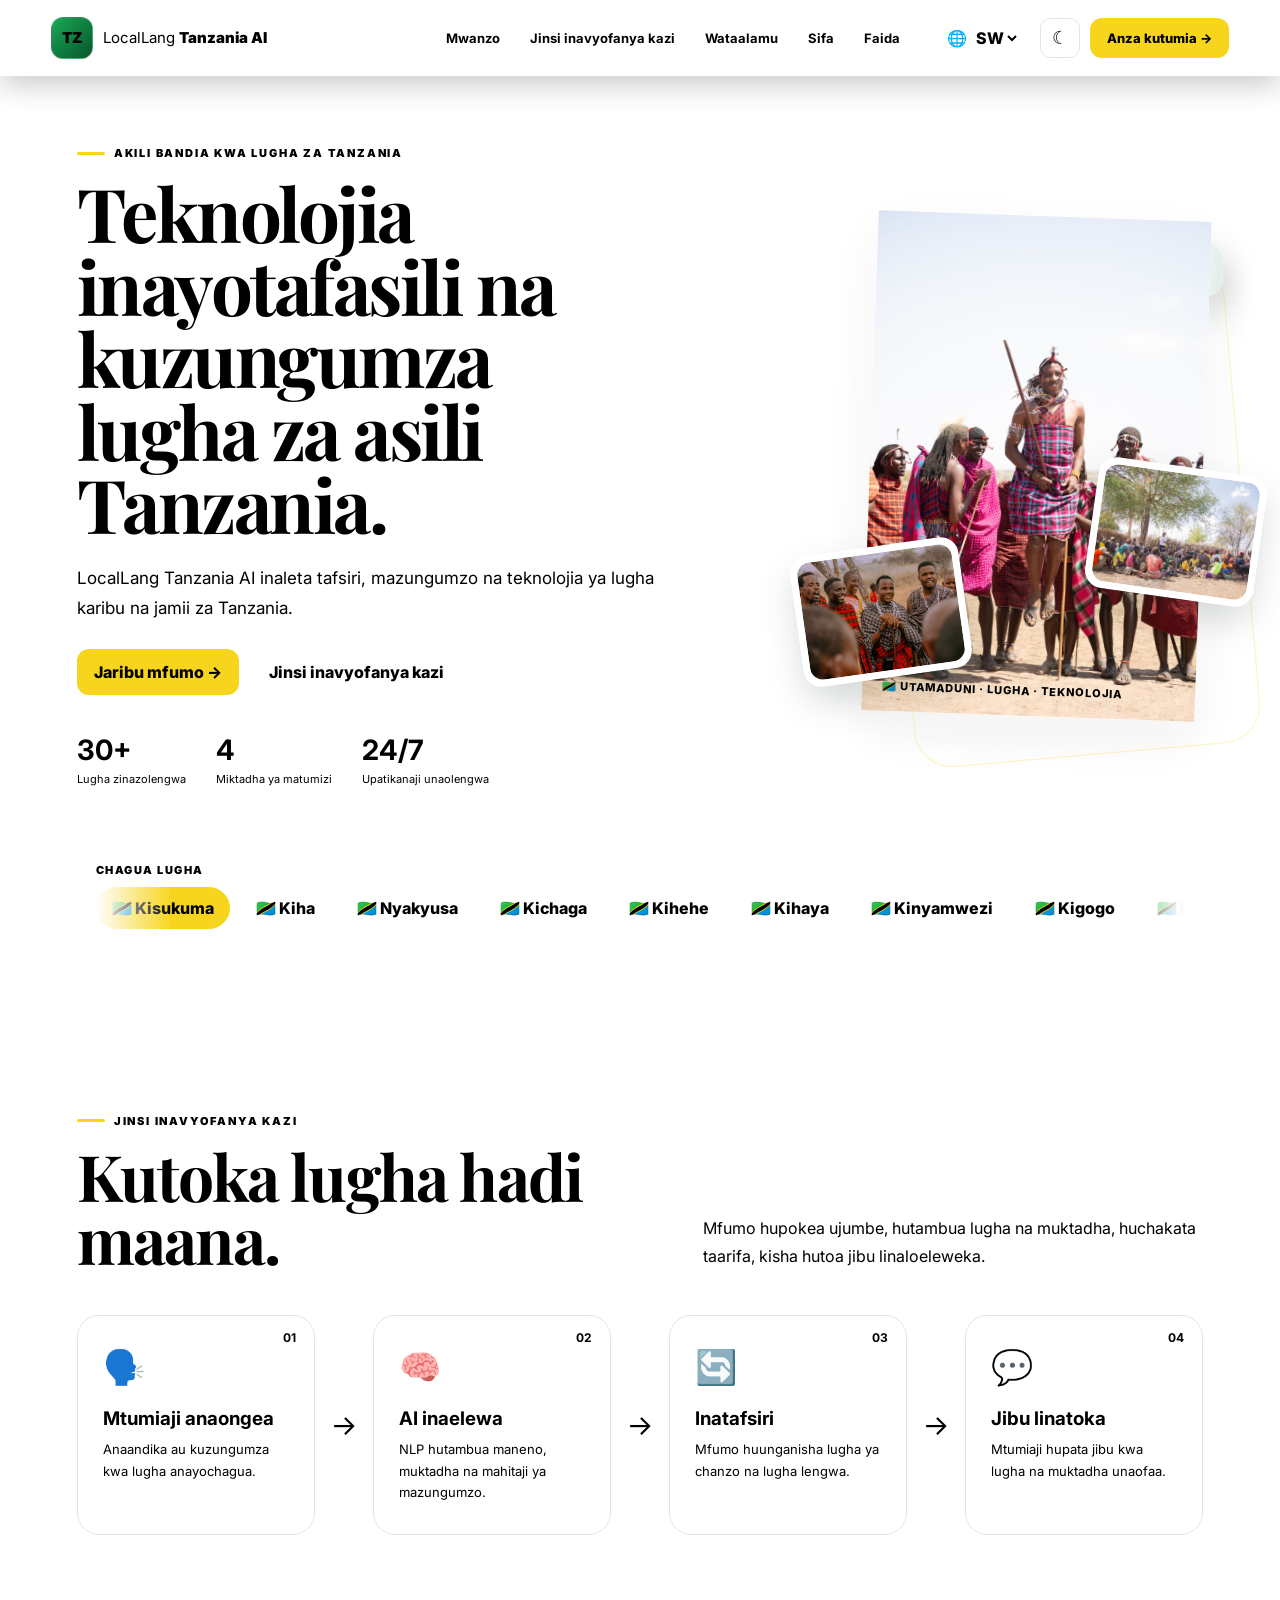
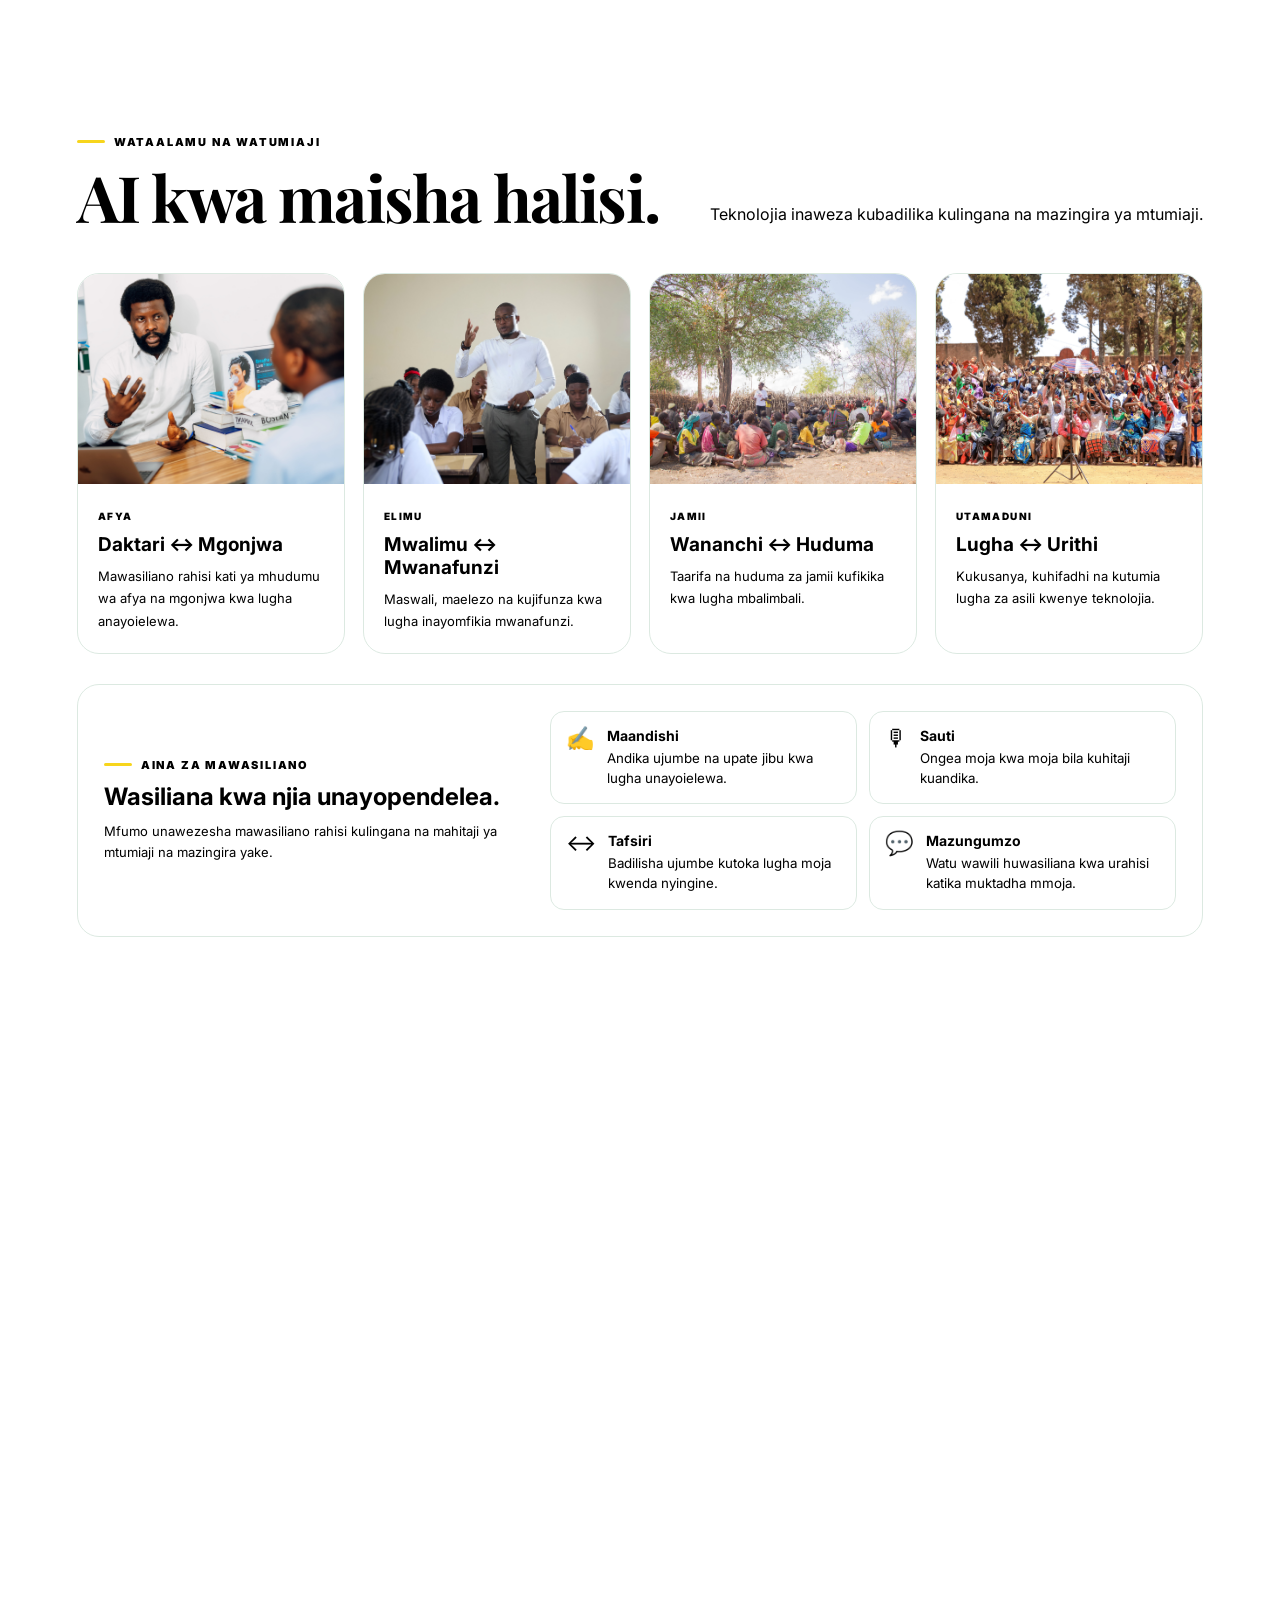
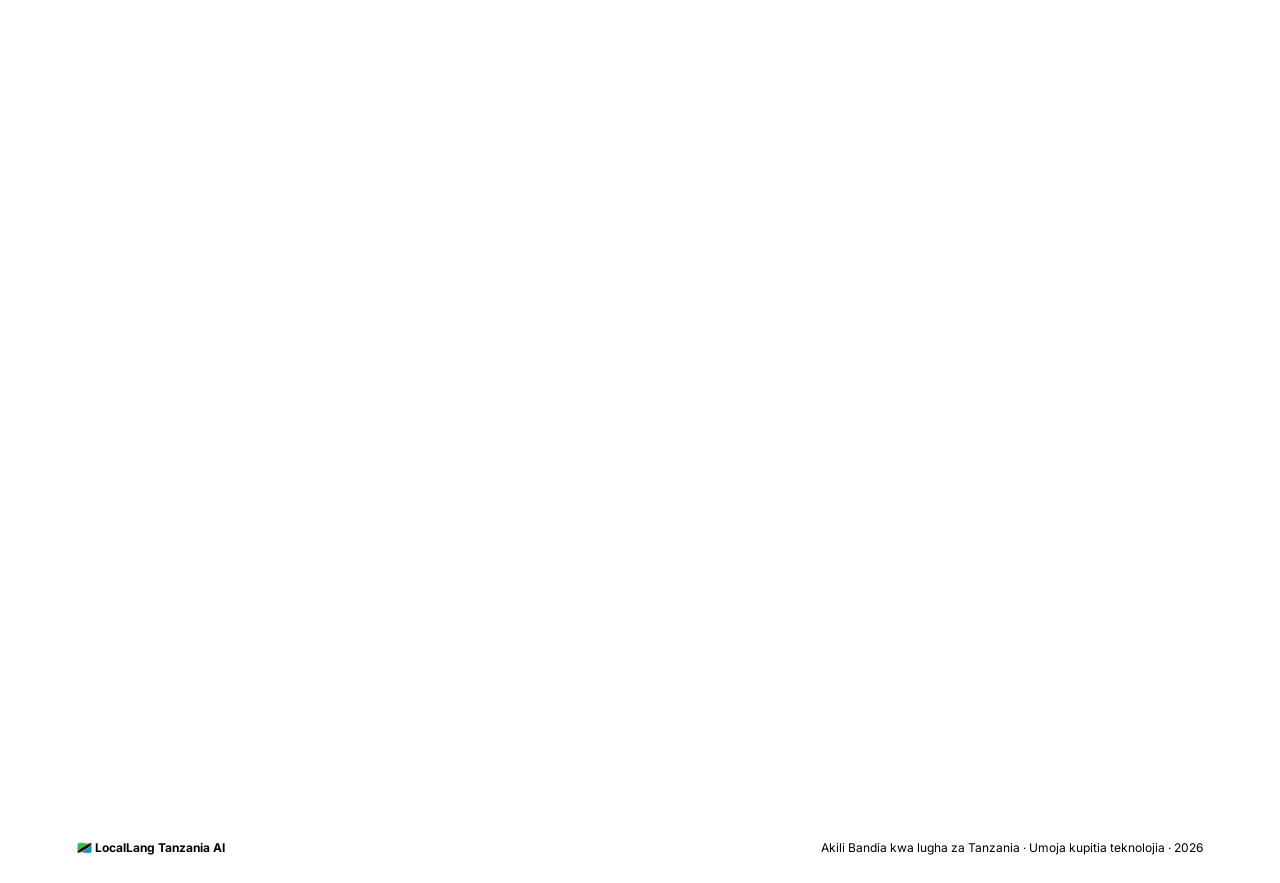
<file: index.html>
<!DOCTYPE html>
<html lang="sw">

<head>
    <meta charset="UTF-8">
    <meta name="viewport" content="width=device-width,initial-scale=1.0">
    <meta name="theme-color" content="#07552b">
    <title>LocalLang Tanzania AI</title>
    <link rel="preconnect" href="https://fonts.googleapis.com">
    <link rel="preconnect" href="https://fonts.gstatic.com" crossorigin>
    <link href="https://fonts.googleapis.com/css2?family=Inter:wght@400;500;600;700;800;900&family=Playfair+Display:wght@700;800&display=swap" rel="stylesheet">
    <link rel="stylesheet" href="style.css">
</head>

<body>
    <header class="navbar">
        <a class="brand" href="#home"><span class="brand-mark">TZ</span><span>LocalLang <b>Tanzania AI</b></span></a>
        <nav id="siteNav">
            <a href="#home" data-i18n="navHome">Mwanzo</a>
            <a href="#how" data-i18n="navHow">Jinsi inavyofanya kazi</a>
            <a href="#users" data-i18n="navUsers">Wataalamu</a>
            <a href="#features" data-i18n="navFeatures">Features</a>
            <a href="#purpose" data-i18n="navPurpose">Faida</a>
        </nav>
        <div class="nav-tools">
            <label class="language-switcher" title="Page language">
        <span>🌐</span>
        <select id="uiLanguage" aria-label="Choose website language">
          <option value="sw">SW</option>
          <option value="en">EN</option>
        </select>
      </label>
            <button id="themeToggle" class="theme-toggle" type="button" aria-label="Enable dark mode" aria-pressed="false">☾</button>
            <a class="start" href="#features" data-i18n="start">Anza kutumia →</a>
            <button id="mobileMenu" class="menu" aria-label="Menu">☰</button>
        </div>
    </header>

    <main id="home">
        <!-- MAIN TITLE / HERO -->
        <section class="hero section-bg flag-title reveal">
            <div class="hero-overlay"></div>
            <div class="hero-copy">
                <div class="eyebrow"><i></i><span data-i18n="eyebrow">AKILI BANDIA KWA LUGHA ZA TANZANIA</span></div>
                <h1 id="mainHeading">Teknolojia inayotafasili na kuzungumza <span>lugha za asili Tanzania.</span></h1>
                <p id="heroDescription" data-i18n="heroDescription">LocalLang Tanzania AI inaleta tafsiri, mazungumzo na teknolojia ya lugha karibu na jamii za Tanzania.</p>
                <div class="hero-actions">
                    <a class="btn primary" href="#features" data-i18n="try">Jaribu mfumo →</a>
                    <a class="btn ghost" href="#how" data-i18n="learn">Jinsi inavyofanya kazi</a>
                </div>
                <div class="stats">
                    <div><b>30+</b><small data-i18n="statLanguages">Lugha zinazolengwa</small></div>
                    <div><b>4</b><small data-i18n="statContexts">Miktadha ya matumizi</small></div>
                    <div><b>24/7</b><small data-i18n="statAccess">Upatikanaji unaolengwa</small></div>
                </div>
            </div>

            <div class="hero-side">
                <div class="hero-photo-card">
                    <img src="image/maasai.jpg" alt="Mandhari ya jamii za tanzania">
                    <div class="photo-caption">🇹🇿 <span data-i18n="heritage">UTAMADUNI · LUGHA · TEKNOLOJIA</span></div>
                </div>
                <div class="floating-photo floating-photo-general">
                    <img src="image/general.jpg" alt="Biashara na huduma za jamii">
                </div>
                <div class="floating-photo floating-photo-social">
                    <img src="image/social.jpg" alt="Mawasiliano ya jamii">
                </div>
                <div class="hero-badge">AI <span>+</span> 🇹🇿</div>
            </div>

            <!-- Slow language slider: 60 seconds -->
            <div class="language-ribbon" aria-label="Tanzania languages">
                <div class="ribbon-title" data-i18n="chooseLanguage">Chagua lugha</div>
                <div class="tribe-window">
                    <div class="tribe-track" id="tribeTrack"></div>
                </div>
            </div>
        </section>

        <!-- HOW IT WORKS MUST FOLLOW THE MAIN TITLE -->
        <section class="section-bg workflow reveal" id="how">
            <div class="section-overlay"></div>
            <div class="section-inner">
                <div class="section-head">
                    <div>
                        <div class="eyebrow"><i></i><span data-i18n="howEyebrow">JINSI INAVYOFANYA KAZI</span></div>
                        <h2 data-i18n="howTitle">Kutoka <span>lugha</span> hadi maana.</h2>
                    </div>
                    <p data-i18n="howIntro">Mfumo hupokea ujumbe, hutambua lugha na muktadha, huchakata taarifa, kisha hutoa jibu linaloeleweka.</p>
                </div>
                <div class="flow">
                    <article class="flow-step"><b>01</b>
                        <div class="flow-icon">🗣️</div>
                        <h3 data-i18n="step1Title">Mtumiaji anaongea</h3>
                        <p data-i18n="step1Text">Anaandika au kuzungumza kwa lugha anayochagua.</p>
                    </article>
                    <div class="arrow">→</div>
                    <article class="flow-step"><b>02</b>
                        <div class="flow-icon">🧠</div>
                        <h3 data-i18n="step2Title">AI inaelewa</h3>
                        <p data-i18n="step2Text">NLP hutambua maneno, muktadha na mahitaji ya mazungumzo.</p>
                    </article>
                    <div class="arrow">→</div>
                    <article class="flow-step"><b>03</b>
                        <div class="flow-icon">🔄</div>
                        <h3 data-i18n="step3Title">Inatafsiri</h3>
                        <p data-i18n="step3Text">Mfumo huunganisha lugha ya chanzo na lugha lengwa.</p>
                    </article>
                    <div class="arrow">→</div>
                    <article class="flow-step"><b>04</b>
                        <div class="flow-icon">💬</div>
                        <h3 data-i18n="step4Title">Jibu linatoka</h3>
                        <p data-i18n="step4Text">Mtumiaji hupata jibu kwa lugha na muktadha unaofaa.</p>
                    </article>
                </div>
            </div>
        </section>

        <!-- USERS / PROFESSIONAL CONTEXT -->
        <section class="section-bg users reveal" id="users">
            <div class="section-overlay"></div>
            <div class="section-inner">
                <div class="section-head">
                    <div>
                        <div class="eyebrow"><i></i><span data-i18n="usersEyebrow">WATAALAMU NA WATUMIAJI</span></div>
                        <h2 data-i18n="usersTitle">AI kwa maisha <span>halisi.</span></h2>
                    </div>
                    <p data-i18n="usersIntro">Teknolojia inaweza kubadilika kulingana na mazingira ya mtumiaji.</p>
                </div>
                <div class="profession-window">
                    <div class="pro-grid">
                        <article class="pro-card"><img src="image/doctors.jpg" alt="Tanzania landscape">
                            <div><label data-i18n="health">AFYA</label>
                                <h3 data-i18n="healthTitle">Daktari ↔ Mgonjwa</h3>
                                <p data-i18n="healthText">Mawasiliano rahisi kati ya mhudumu wa afya na mgonjwa kwa lugha anayoielewa.</p>
                            </div>
                        </article>
                        <article class="pro-card"><img src="image/teachers.jpg" alt="Tanzania nature">
                            <div><label data-i18n="education">ELIMU</label>
                                <h3 data-i18n="educationTitle">Mwalimu ↔ Mwanafunzi</h3>
                                <p data-i18n="educationText">Maswali, maelezo na kujifunza kwa lugha inayomfikia mwanafunzi.</p>
                            </div>
                        </article>
                        <article class="pro-card"><img src="image/social.jpg" alt="Tanzania scenery">
                            <div><label data-i18n="community">JAMII</label>
                                <h3 data-i18n="communityTitle">Wananchi ↔ Huduma</h3>
                                <p data-i18n="communityText">Taarifa na huduma za jamii kufikika kwa lugha mbalimbali.</p>
                            </div>
                        </article>
                        <article class="pro-card"><img src="image/recommendation.jpg" alt="Tanzania landscape">
                            <div><label data-i18n="culture">UTAMADUNI</label>
                                <h3 data-i18n="cultureTitle">Lugha ↔ Urithi</h3>
                                <p data-i18n="cultureText">Kukusanya, kuhifadhi na kutumia lugha za asili kwenye teknolojia.</p>
                            </div>
                        </article>
                        <article class="pro-card"><img src="image/doctors ss.jpg" alt="Ushauri wa afya">
                            <div><label data-i18n="consultation">USHAURI WA AFYA</label>
                                <h3 data-i18n="consultationTitle">Mtaalamu ↔ Mgonjwa</h3>
                                <p data-i18n="consultationText">Maswali ya afya na maelekezo yanaeleweka kwa mawasiliano ya sauti au maandishi.</p>
                            </div>
                        </article>
                        <article class="pro-card"><img src="image/General communication.jpg" alt="Mazungumzo ya jamii">
                            <div><label data-i18n="dialogue">MAZUNGUMZO YA JAMII</label>
                                <h3 data-i18n="dialogueTitle">Jamii ↔ Jamii</h3>
                                <p data-i18n="dialogueText">Watu hushirikishana taarifa na maarifa kwa lugha wanayoifahamu.</p>
                            </div>
                        </article>
                        <article class="pro-card"><img src="image/general.jpg" alt="Biashara na huduma">
                            <div><label data-i18n="business">BIASHARA NA HUDUMA</label>
                                <h3 data-i18n="businessTitle">Mteja ↔ Huduma</h3>
                                <p data-i18n="businessText">Mawasiliano ya wateja, maagizo na huduma yanakuwa rahisi na ya haraka.</p>
                            </div>
                        </article>
                        <article class="pro-card"><img src="image/IF WE USE AI.jpg" alt="Msaidizi wa AI">
                            <div><label data-i18n="assistant">MSAIDIZI WA AI</label>
                                <h3 data-i18n="assistantTitle">Mtumiaji ↔ AI</h3>
                                <p data-i18n="assistantText">Uliza swali kwa kuandika au kuongea, kisha pata jibu lenye muktadha.</p>
                            </div>
                        </article>
                    </div>
                </div>
                <div class="communication-panel">
                    <div class="communication-heading">
                        <div class="eyebrow"><i></i><span data-i18n="communicationEyebrow">AINA ZA MAWASILIANO</span></div>
                        <h3 data-i18n="communicationTitle">Wasiliana kwa <span>njia unayopendelea.</span></h3>
                        <p data-i18n="communicationIntro">Mfumo unawezesha mawasiliano rahisi kulingana na mahitaji ya mtumiaji na mazingira yake.</p>
                    </div>
                    <div class="communication-list">
                        <div class="communication-item"><span class="communication-icon">✍</span><span><strong data-i18n="communicationTextTitle">Maandishi</strong><small data-i18n="communicationText">Andika ujumbe na upate jibu kwa lugha unayoielewa.</small></span></div>
                        <div class="communication-item"><span class="communication-icon">🎙</span><span><strong data-i18n="communicationVoiceTitle">Sauti</strong><small data-i18n="communicationVoice">Ongea moja kwa moja bila kuhitaji kuandika.</small></span></div>
                        <div class="communication-item"><span class="communication-icon">↔</span><span><strong data-i18n="communicationTranslateTitle">Tafsiri</strong><small data-i18n="communicationTranslate">Badilisha ujumbe kutoka lugha moja kwenda nyingine.</small></span></div>
                        <div class="communication-item"><span class="communication-icon">💬</span><span><strong data-i18n="communicationLiveTitle">Mazungumzo</strong><small data-i18n="communicationLive">Watu wawili huwasiliana kwa urahisi katika muktadha mmoja.</small></span></div>
                    </div>
                </div>
            </div>
        </section>

        <!-- FEATURES: replaces the old parts 5 and 6 -->
        <section class="section-bg features reveal" id="features">
            <div class="section-overlay"></div>
            <div class="section-inner">
                <div class="section-head centered">
                    <div>
                        <div class="eyebrow"><i></i><span data-i18n="featuresEyebrow">VIPENGELE</span></div>
                        <h2 data-i18n="featuresTitle">Kila kitu kwa <span>lugha yako.</span></h2>
                    </div>
                    <p data-i18n="featuresIntro">Muundo umejengwa ukiweka lugha, sauti, tafsiri na uzoefu wa mtumiaji mbele.</p>
                </div>
                <div class="feature-grid">
                    <article class="feature-card">
                        <div class="feature-icon">🌍</div>
                        <h3 data-i18n="f1Title">Lugha nyingi</h3>
                        <p data-i18n="f1Text">Chagua lugha ya Tanzania na ubadilishe kichwa cha mfumo papo hapo.</p>
                    </article>
                    <article class="feature-card">
                        <div class="feature-icon">🎙️</div>
                        <h3 data-i18n="f2Title">Sauti</h3>
                        <p data-i18n="f2Text">Andika, ongea, rekodi na sikiliza majibu kwa uzoefu wa mawasiliano wa asili.</p>
                    </article>
                    <article class="feature-card">
                        <div class="feature-icon">⚡</div>
                        <h3 data-i18n="f3Title">Muktadha wa AI</h3>
                        <p data-i18n="f3Text">Afya, elimu, jamii na mazungumzo ya kawaida vinaweza kutenganishwa.</p>
                    </article>
                    <article class="feature-card">
                        <div class="feature-icon">🔗</div>
                        <h3 data-i18n="f4Title">API tayari</h3>
                        <p data-i18n="f4Text">Inaweza kuunganishwa na FastAPI, database na model ya lugha ya mradi.</p>
                    </article>
                    <article class="feature-card">
                        <div class="feature-icon">📚</div>
                        <h3 data-i18n="f5Title">Maktaba ya lugha</h3>
                        <p data-i18n="f5Text">Msamiati, sentensi, tafsiri na metadata vinaweza kukusanywa kwa ajili ya training.</p>
                    </article>
                    <article class="feature-card">
                        <div class="feature-icon">🔐</div>
                        <h3 data-i18n="f6Title">Usalama na udhibiti</h3>
                        <p data-i18n="f6Text">Muundo unaweza kuongezewa authentication, roles na ruhusa za API.</p>
                    </article>
                </div>
            </div>
        </section>

        <section class="section-bg purpose reveal" id="purpose">
            <div class="section-overlay"></div>
            <div class="section-inner purpose-inner">
                <div>
                    <div class="eyebrow"><i></i><span data-i18n="purposeEyebrow">LENGO LA MRADI</span></div>
                    <h2 data-i18n="purposeTitle">Teknolojia isimuache <span>mtanzania nyuma.</span></h2>
                    <p data-i18n="purposeText">LocalLang Tanzania AI inalenga kupunguza kikwazo cha lugha katika afya, elimu, huduma za jamii, biashara, utafiti na uhifadhi wa lugha. Inasaidia watu kupata taarifa, huduma na fursa kwa lugha wanayoielewa, huku ikiimarisha ushirikiano
                        na maendeleo ya jamii.</p>
                </div>
                <div class="purpose-list">
                    <div><b>01</b><span><strong data-i18n="p1Title">Afya</strong><small 
                        data-i18n="p1Text">
                        Mawasiliano bora kati ya mgonjwa na mhudumu.
                        inasaidia mawasiliano na mazungumzo katika kutoa
                         huduma ya Afya kati ya madaktari na Wagonjwa
                    </small></span></div>
                    <div><b>02</b><span><strong data-i18n="p2Title">Elimu</strong><small data-i18n="p2Text">
                        Maarifa yanayofikika kwa lugha mbalimbali.
                        Maarifa ufaundishaji kutoka kwa lugha moja kwenda kwa nyingne

                    </small></span></div>
                    <div><b>03</b><span><strong data-i18n="p3Title">Uhifadhi</strong><small data-i18n="p3Text">Kulinda maneno, sauti na maarifa ya jamii.</small></span></div>
                    <div><b>04</b><span><strong data-i18n="p4Title">Teknolojia</strong><small data-i18n="p4Text">API na data kwa waendelezaji wa kizazi kijacho.</small></span></div>
                </div>
            </div>
        </section>
    </main>

    <footer>
        <div class="footer-brand">🇹🇿 <b>LocalLang Tanzania AI</b></div>
        <span data-i18n="footer">Akili Bandia kwa lugha za Tanzania · Umoja kupitia teknolojia · 2026</span>
    </footer>

    <script src="script.js"></script>
</body>

</html>
</file>
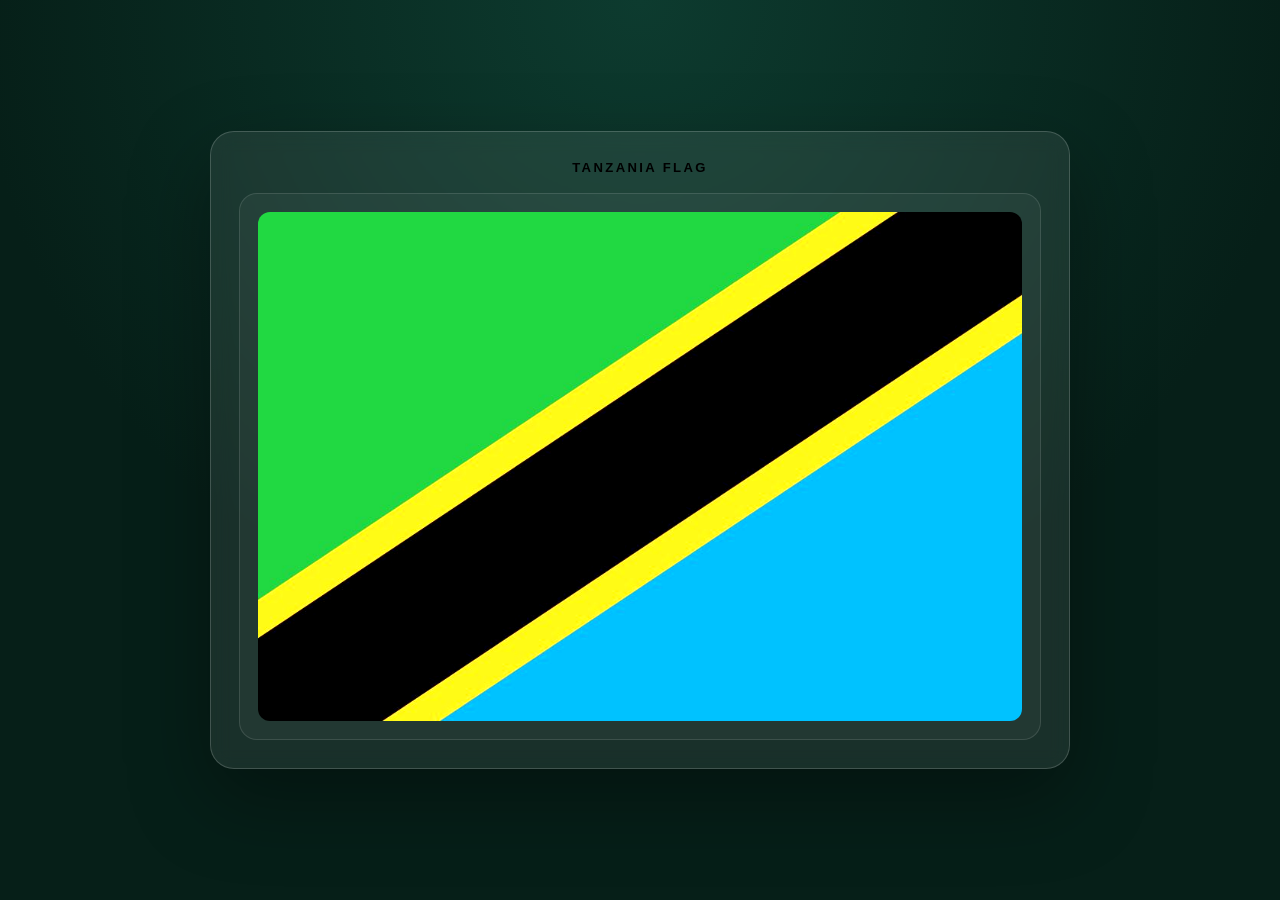
<file: tanzania-flag.html>
<!DOCTYPE html>
<html lang="en">

<head>
    <meta charset="UTF-8" />
    <meta name="viewport" content="width=device-width, initial-scale=1.0" />
    <title>Tanzania Flag</title>
    <style>
         :root {
            --bg-1: #061f18;
            --bg-2: #0d3b2f;
            --card: rgba(255, 255, 255, 0.08);
            --border: rgba(255, 255, 255, 0.18);
        }
        
        * {
            box-sizing: border-box;
        }
        
        body {
            margin: 0;
            min-height: 100vh;
            display: grid;
            place-items: center;
            font-family: Arial, Helvetica, sans-serif;
            background: radial-gradient(circle at top, var(--bg-2), var(--bg-1) 60%);
            color: #000;
        }
        
        .flag-card {
            width: min(88vw, 860px);
            padding: 28px;
            border-radius: 24px;
            background: var(--card);
            border: 1px solid var(--border);
            box-shadow: 0 30px 80px rgba(0, 0, 0, 0.35);
            backdrop-filter: blur(10px);
        }
        
        .title {
            margin: 0 0 18px;
            text-align: center;
            letter-spacing: 0.18em;
            font-size: 0.82rem;
            font-weight: 700;
            text-transform: uppercase;
            color: #000;
        }
        
        .flag-frame {
            background: rgba(255, 255, 255, 0.04);
            border: 1px solid rgba(255, 255, 255, 0.12);
            border-radius: 18px;
            padding: 18px;
        }
        
        img {
            display: block;
            width: 100%;
            max-height: 80vh;
            object-fit: contain;
            border-radius: 12px;
            filter: brightness(1.18) contrast(1.04);
        }
    </style>
</head>

<body>
    <div class="flag-card">
        <h1 class="title">Tanzania Flag</h1>
        <div class="flag-frame">
            <img src="image/tanzania-flag.jpg" alt="Tanzania flag" />
        </div>
    </div>
</body>

</html>
</file>
<file: style.css>
* {
    box-sizing: border-box
}

html {
    scroll-behavior: smooth
}

body {
    margin: 0;
    font-family: Inter, Segoe UI, Arial, sans-serif;
    color: #24352d;
    background: #fff;
    overflow-x: hidden
}

a {
    text-decoration: none;
    color: inherit
}

button,
select {
    font: inherit
}

.navbar {
    position: sticky;
    top: 0;
    z-index: 100;
    min-height: 76px;
    padding: 12px clamp(18px, 4vw, 60px);
    display: flex;
    align-items: center;
    gap: 24px;
    background: #fff;
    backdrop-filter: blur(18px);
    border-bottom: 1px solid rgba(255, 255, 255, .12);
    box-shadow: 0 8px 30px rgba(0, 0, 0, .22)
}

.brand {
    display: flex;
    align-items: center;
    gap: 10px;
    font-size: 15px;
    white-space: nowrap
}

.brand b {
    font-weight: 930
}

.brand-mark {
    display: grid;
    place-items: center;
    width: 42px;
    height: 42px;
    border-radius: 12px;
    background: linear-gradient(135deg, #19a957, #07552b);
    border: 1px solid rgba(255, 255, 255, .2);
    font-weight: 900
}

.navbar nav {
    display: flex;
    align-items: center;
    gap: 4px;
    margin-left: auto
}

.navbar nav a {
    padding: 11px 13px;
    border-radius: 10px;
    font-size: 13px;
    font-weight: 700;
    color: #375347;
    transition: .3s
}

.navbar nav a:hover,
.navbar nav a:focus-visible {
    background: #f7d51c;
    color: #071b13;
    transform: translateY(-2px);
    box-shadow: 0 8px 22px rgba(247, 213, 28, .25)
}

.nav-tools {
    display: flex;
    align-items: center;
    gap: 10px
}

.language-switcher {
    display: flex;
    align-items: center;
    gap: 5px;
    padding: 7px 9px;
    border-radius: 10px;
    background: rgba(255, 255, 255, .1);
    border: 1px solid rgba(255, 255, 255, .18)
}

.language-switcher select {
    border: 0;
    background: transparent;
    color: #24352d;
    font-weight: 800;
    outline: 0;
    cursor: pointer
}

.language-switcher option {
    color: #111
}

.theme-toggle {
    width: 40px;
    height: 40px;
    display: inline-grid;
    place-items: center;
    border: 1px solid #dce9e1;
    border-radius: 10px;
    background: #fff;
    color: #000 !important;
    cursor: pointer;
    font-size: 18px;
}

.theme-toggle:hover,
.theme-toggle:focus-visible {
    background: #f7d51c;
    outline: 2px solid #f7d51c;
    outline-offset: 2px;
}

.start,
.btn {
    display: inline-flex;
    align-items: center;
    justify-content: center;
    border-radius: 12px;
    padding: 12px 17px;
    font-weight: 800;
    transition: .3s
}

.start {
    background: #f7d51c;
    color: #10231b;
    font-size: 13px
}

.start:hover,
.btn.primary:hover {
    transform: translateY(-3px);
    box-shadow: 0 12px 28px rgba(247, 213, 28, .3)
}

.menu {
    display: none;
    border: 0;
    background: rgba(255, 255, 255, .1);
    color: #fff;
    border-radius: 10px;
    padding: 10px 12px;
    cursor: pointer
}

.section-bg {
    position: relative;
    isolation: isolate;
    background-size: cover;
    background-position: center;
    background-color: #174a35;
    background-blend-mode: soft-light;
    overflow: hidden
}

.section-overlay {
    position: absolute;
    inset: 0;
    background: transparent;
    z-index: -1
}

.flag-title {
    min-height: calc(100vh - 76px);
    display: grid;
    grid-template-columns: 1.08fr .92fr;
    align-items: center;
    gap: 50px;
    padding: 70px clamp(20px, 6vw, 90px);
    background: #fff
}

.hero-overlay {
    position: absolute;
    inset: 0;
    background: transparent;
    z-index: -1
}

.hero-copy {
    position: relative;
    z-index: 2;
    max-width: 800px
}

.eyebrow {
    display: flex;
    align-items: center;
    gap: 9px;
    font-size: 11px;
    font-weight: 900;
    letter-spacing: 1.8px;
    color: #f7d51c;
    margin-bottom: 17px
}

.eyebrow i {
    width: 28px;
    height: 3px;
    border-radius: 20px;
    background: #f7d51c;
    display: inline-block
}

.hero h1,
.section-head h2,
.purpose h2 {
    font-family: 'Playfair Display', serif;
    font-size: clamp(42px, 5.8vw, 82px);
    line-height: .98;
    margin: 0 0 22px;
    letter-spacing: -2.5px
}

.hero h1 span,
.section-head h2 span,
.purpose h2 span {
    color: #f7d51c
}

.hero h1,
.section-head h2,
.purpose h2,
.communication-heading h3 {
    color: #173d2d
}

.hero-copy>p {
    font-size: 17px;
    line-height: 1.8;
    color: #52675d;
    max-width: 720px;
    margin: 0 0 25px
}

.hero-actions {
    display: flex;
    gap: 12px;
    flex-wrap: wrap
}

.btn.primary {
    background: #f7d51c;
    color: #071b13
}

.btn.ghost {
    border: 1px solid rgba(255, 255, 255, .35);
    background: rgba(255, 255, 255, .08);
    color: #fff
}

.btn.ghost:hover {
    background: #fff;
    color: #071b13;
    transform: translateY(-3px)
}

.stats {
    display: flex;
    gap: 30px;
    margin-top: 38px;
    flex-wrap: wrap
}

.stats div {
    display: flex;
    flex-direction: column;
    gap: 5px
}

.stats b {
    font-size: 28px
}

.stats small {
    font-size: 11px;
    color: #cce3d6
}

.hero-side {
    position: relative;
    max-width: 550px;
    justify-self: end
}

.hero-side::before {
    content: "";
    position: absolute;
    inset: 12% -12% -8% 8%;
    border: 1px solid rgba(247, 213, 28, .28);
    border-radius: 38px;
    transform: rotate(-5deg);
    pointer-events: none
}

.hero-photo-card {
    position: relative;
    z-index: 2;
    border-radius: 28px;
    overflow: hidden;
    border: 0;
    background: #fff;
    box-shadow: 0 0 42px rgba(255, 255, 255, .95), 0 18px 45px rgba(0, 0, 0, .08);
    transform: rotate(2deg);
    overflow: visible;
    animation: mainPhotoFloat 6s ease-in-out infinite
}

.floating-photo {
    position: absolute;
    z-index: 3;
    width: 170px;
    height: 132px;
    padding: 6px;
    border: 1px solid rgba(255, 255, 255, .5);
    border-radius: 18px;
    background: #fff;
    box-shadow: 0 16px 34px rgba(43, 64, 53, .18);
    animation: photoFloat 5s ease-in-out infinite
}

.floating-photo img {
    width: 100%;
    height: 100%;
    display: block;
    object-fit: cover;
    border-radius: 13px
}

.floating-photo-general {
    left: -74px;
    bottom: 38px;
    transform: rotate(-8deg)
}

.floating-photo-social {
    right: -58px;
    bottom: 118px;
    transform: rotate(8deg);
    animation-delay: -2.2s
}

@keyframes photoFloat {
    0%,
    100% {
        margin-top: 0;
    }
    50% {
        margin-top: -14px;
    }
}

@keyframes mainPhotoFloat {
    0%,
    100% {
        transform: rotate(2deg) translateY(0);
    }
    50% {
        transform: rotate(2deg) translateY(-12px);
    }
}

.hero-photo-card img {
    width: 100%;
    height: 500px;
    object-fit: cover;
    display: block;
    object-position: center center;
    filter: none
}

img {
    filter: none
}

.photo-caption {
    position: absolute;
    left: 0;
    right: 0;
    bottom: 0;
    padding: 18px 20px;
    background: transparent;
    color: #375347;
    font-size: 11px;
    font-weight: 800;
    letter-spacing: 1px
}

.hero-badge {
    position: absolute;
    right: -20px;
    top: 28px;
    background: #dfeee5;
    color: #174a35;
    border: 1px solid rgba(255, 255, 255, .25);
    padding: 15px 18px;
    border-radius: 16px;
    font-weight: 900;
    box-shadow: 0 15px 35px rgba(0, 0, 0, .3)
}

.hero-badge span {
    color: #f7d51c
}

.language-ribbon {
    grid-column: 1/-1;
    align-self: end;
    margin-top: 12px;
    padding: 14px 18px;
    border: 1px solid rgba(255, 255, 255, .17);
    border-radius: 18px;
    background: rgba(255, 255, 255, .72);
    backdrop-filter: blur(12px);
    overflow: hidden
}

.ribbon-title {
    font-size: 11px;
    text-transform: uppercase;
    font-weight: 900;
    letter-spacing: 1.5px;
    color: #f7d51c;
    margin-bottom: 10px
}

.tribe-window {
    overflow: hidden;
    width: 100%;
    mask-image: linear-gradient(90deg, transparent, #000 7%, #000 93%, transparent)
}

.tribe-track {
    display: flex;
    width: max-content;
    gap: 10px;
    animation: languageSlide 60s linear infinite
}

.tribe-track:hover {
    animation-play-state: paused
}

.tribe-pill {
    border: 1px solid rgba(255, 255, 255, .2);
    background: #fff;
    color: #071b13;
    padding: 10px 15px;
    border-radius: 999px;
    white-space: nowrap;
    cursor: default;
    font-weight: 800;
    transition: .25s
}

.tribe-pill:hover,
.tribe-pill:focus-visible {
    background: #000;
    color: #fff;
    border-color: #000;
    transform: translateY(-4px) scale(1.05);
    box-shadow: 0 8px 18px rgba(0, 0, 0, .2);
    outline: none
}

.tribe-pill.active {
    background: #f7d51c;
    color: #071b13;
    border-color: #f7d51c
}

@keyframes languageSlide {
    from {
        transform: translateX(0);
    }
    to {
        transform: translateX(-50%);
    }
}

.workflow {
    padding: 100px clamp(20px, 6vw, 90px);
    background: #fff
}

.users {
    padding: 100px clamp(20px, 6vw, 90px);
    background: #fff
}

.features {
    padding: 100px clamp(20px, 6vw, 90px);
    background: #fff
}

.purpose {
    padding: 100px clamp(20px, 6vw, 90px);
    background: #fff
}

.section-inner {
    position: relative;
    z-index: 1;
    max-width: 1280px;
    margin: auto
}

.section-head {
    display: flex;
    justify-content: space-between;
    gap: 50px;
    align-items: end;
    margin-bottom: 45px
}

.section-head h2,
.purpose h2 {
    font-size: clamp(38px, 5vw, 64px);
    letter-spacing: -1.8px;
    margin-bottom: 0
}

.section-head>p {
    max-width: 500px;
    color: #52675d;
    line-height: 1.75;
    margin: 0
}

.flow {
    display: grid;
    grid-template-columns: 1fr auto 1fr auto 1fr auto 1fr;
    align-items: stretch;
    gap: 16px
}

.flow-step {
    position: relative;
    padding: 30px 25px;
    border-radius: 22px;
    background: rgba(255, 255, 255, .72);
    border: 1px solid #dce9e1;
    backdrop-filter: blur(12px);
    transition: .3s
}

.flow-step:hover {
    transform: translateY(-8px);
    background: rgba(255, 255, 255, .17)
}

.flow-step>b {
    position: absolute;
    right: 18px;
    top: 14px;
    color: #f7d51c;
    font-size: 12px
}

.flow-icon {
    font-size: 34px;
    margin-bottom: 20px
}

.flow-step h3 {
    margin: 0 0 9px
}

.flow-step p {
    margin: 0;
    color: #52675d;
    line-height: 1.65;
    font-size: 13px
}

.arrow {
    display: grid;
    place-items: center;
    font-size: 28px;
    color: #f7d51c
}

.profession-window {
    overflow: hidden
}

.pro-grid {
    display: flex;
    width: max-content;
    gap: 18px;
    animation: professionSlide 36s linear infinite
}

.pro-grid:hover {
    animation-play-state: paused
}

.pro-card {
    flex: 0 0 var(--pro-card-width);
    background: rgba(255, 255, 255, .86);
    border: 1px solid #dce9e1;
    border-radius: 22px;
    overflow: hidden;
    backdrop-filter: blur(10px);
    transition: .3s;
    opacity: 0;
    transform: translateY(28px)
}

@keyframes professionSlide {
    from {
        transform: translateX(0)
    }
    to {
        transform: translateX(calc(-50% - 9px))
    }
}

.pro-card.clone {
    opacity: 1
}

.users.visible .pro-card {
    animation: cardSlideIn .75s cubic-bezier(.2, .8, .2, 1) forwards
}

.users.visible .pro-card:nth-child(2) {
    animation-delay: .12s
}

.users.visible .pro-card:nth-child(3) {
    animation-delay: .24s
}

.users.visible .pro-card:nth-child(4) {
    animation-delay: .36s
}

.users.visible .pro-card:nth-child(5) {
    animation-delay: .48s
}

.users.visible .pro-card:nth-child(6) {
    animation-delay: .60s
}

.users.visible .pro-card:nth-child(7) {
    animation-delay: .72s
}

.users.visible .pro-card:nth-child(8) {
    animation-delay: .84s
}

@keyframes cardSlideIn {
    from {
        opacity: 0;
        transform: translateY(28px)
    }
    to {
        opacity: 1;
        transform: translateY(0)
    }
}

.pro-card:hover {
    transform: translateY(-8px);
    box-shadow: 0 20px 45px rgba(0, 0, 0, .28)
}

.pro-card img {
    width: 100%;
    height: 210px;
    object-fit: cover;
    object-position: center center;
    display: block;
    filter: none
}

.pro-card>div {
    padding: 20px
}

.pro-card label {
    font-size: 10px;
    font-weight: 900;
    letter-spacing: 1.4px;
    color: #f7d51c
}

.pro-card h3 {
    font-size: 19px;
    margin: 9px 0;
    color: #173d2d
}

.pro-card p {
    font-size: 13px;
    line-height: 1.7;
    color: #52675d;
    margin: 0
}

.communication-panel {
    display: grid;
    grid-template-columns: .8fr 1.2fr;
    gap: 28px;
    align-items: center;
    margin-top: 30px;
    padding: 26px;
    border: 1px solid #dce9e1;
    border-radius: 22px;
    background: rgba(255, 255, 255, .74);
    backdrop-filter: blur(10px)
}

.communication-heading .eyebrow {
    margin-bottom: 10px
}

.communication-heading h3 {
    margin: 0 0 10px;
    font-size: 24px
}

.communication-heading h3 span {
    color: #f7d51c
}

.communication-heading p {
    margin: 0;
    color: #52675d;
    line-height: 1.65;
    font-size: 13px
}

.communication-list {
    display: grid;
    grid-template-columns: repeat(2, 1fr);
    gap: 12px
}

.communication-item {
    display: flex;
    gap: 12px;
    align-items: flex-start;
    padding: 15px;
    border: 1px solid #dce9e1;
    border-radius: 14px;
    background: rgba(255, 255, 255, .72)
}

.communication-icon {
    font-size: 23px;
    line-height: 1
}

.communication-item span:last-child {
    display: flex;
    flex-direction: column;
    gap: 5px
}

.communication-item strong {
    font-size: 14px
}

.communication-item small {
    color: #52675d;
    line-height: 1.5
}

.centered {
    display: block;
    text-align: center
}

.centered .eyebrow {
    justify-content: center
}

.centered>p {
    margin: 15px auto 0
}

.feature-grid {
    display: grid;
    grid-template-columns: repeat(3, 1fr);
    gap: 18px
}

.feature-card {
    padding: 28px;
    border-radius: 22px;
    background: rgba(255, 255, 255, .78);
    border: 1px solid #dce9e1;
    backdrop-filter: blur(12px);
    transition: .3s
}

.feature-card:hover {
    transform: translateY(-7px);
    border-color: rgba(247, 213, 28, .65)
}

.feature-icon {
    font-size: 34px;
    margin-bottom: 15px
}

.feature-card h3 {
    margin: 0 0 9px;
    font-size: 19px
}

.feature-card p {
    margin: 0;
    color: #52675d;
    line-height: 1.7;
    font-size: 13px
}

.purpose-inner {
    display: grid;
    grid-template-columns: 1fr 1fr;
    gap: 70px;
    align-items: center
}

.purpose-inner>div:first-child p {
    max-width: 650px;
    line-height: 1.8;
    color: #52675d;
    font-size: 16px
}

.purpose-list {
    display: grid;
    gap: 12px
}

.purpose-list>div {
    display: flex;
    gap: 18px;
    align-items: center;
    padding: 18px 20px;
    border-radius: 16px;
    background: rgba(255, 255, 255, .74);
    border: 1px solid #dce9e1
}

.purpose-list b {
    color: #f7d51c
}

.purpose-list span {
    display: flex;
    flex-direction: column;
    gap: 3px
}

.purpose-list small {
    color: #52675d
}

footer {
    padding: 28px 6vw;
    background: #fff;
    display: flex;
    justify-content: space-between;
    gap: 20px;
    flex-wrap: wrap;
    color: #52675d;
    font-size: 12px
}

.footer-brand {
    color: #173d2d
}

.reveal {
    opacity: 1;
    transform: none
}

.reveal.ready {
    opacity: 0;
    transform: translateY(22px);
    transition: opacity .7s ease, transform .7s ease
}

.reveal.ready.visible {
    opacity: 1;
    transform: none
}

@media(max-width:1100px) {
    .navbar nav {
        display: none
    }
    .navbar nav.open {
        display: flex;
        position: absolute;
        top: 76px;
        left: 0;
        right: 0;
        padding: 15px;
        flex-direction: column;
        background: #fff
    }
    .navbar nav.open a {
        width: 100%
    }
    .menu {
        display: block
    }
    .flag-title {
        grid-template-columns: 1fr
    }
    .hero-side {
        justify-self: start;
        max-width: 650px;
        width: 100%
    }
    .hero-photo-card img {
        height: 360px
    }
    .pro-grid {
        display: flex
    }
    .flow {
        grid-template-columns: 1fr 1fr
    }
    .arrow {
        display: none
    }
}

@media(max-width:700px) {
    .navbar {
        padding: 10px 14px;
        gap: 8px
    }
    .brand {
        font-size: 12px
    }
    .brand-mark {
        width: 38px;
        height: 38px
    }
    .start {
        display: none
    }
    .nav-tools {
        margin-left: auto
    }
    .flag-title,
    .workflow,
    .users,
    .features,
    .purpose {
        padding: 70px 18px
    }
    .hero h1 {
        font-size: 42px
    }
    .hero-copy>p {
        font-size: 15px
    }
    .stats {
        gap: 18px
    }
    .hero-side {
        width: calc(100% - 28px);
        justify-self: center
    }
    .hero-photo-card img {
        height: 280px
    }
    .floating-photo {
        width: 126px;
        height: 102px
    }
    .floating-photo-general {
        left: -24px;
        bottom: 24px
    }
    .floating-photo-social {
        right: -22px;
        bottom: 88px
    }
    .flow,
    .feature-grid,
    .purpose-inner,
    .communication-panel {
        grid-template-columns: 1fr
    }
    .communication-list {
        grid-template-columns: 1fr
    }
    .section-head {
        display: block
    }
    .section-head>p {
        margin-top: 16px
    }
    .section-head h2,
    .purpose h2 {
        font-size: 39px
    }
    .flow-step {
        padding: 24px
    }
    .language-ribbon {
        margin-top: 30px
    }
    .tribe-track {
        animation-duration: 60s
    }
    footer {
        padding: 24px 18px
    }
}


/* Bright white visual theme */

body,
.navbar,
.flag-title,
.workflow,
.users,
.features,
.purpose,
.section-bg {
    color: #000;
    background-color: #fff;
}

.hero h1,
.section-head h2,
.purpose h2,
.communication-heading h3,
.hero-copy>p,
.section-head>p,
.flow-step h3,
.flow-step p,
.pro-card h3,
.pro-card p,
.communication-heading p,
.communication-item strong,
.communication-item small,
.feature-card h3,
.feature-card p,
.purpose-card h3,
.purpose-card p,
footer {
    color: #000;
}

.hero h1 span,
.section-head h2 span,
.purpose h2 span,
.communication-heading h3 span {
    color: transparent;
    background: linear-gradient(90deg, #ff4f64, #b66da8, #5c9bea);
    -webkit-background-clip: text;
    background-clip: text;
}

.hero-copy>p,
.section-head>p,
.flow-step p,
.pro-card p,
.communication-heading p,
.communication-item small,
.feature-card p,
.purpose-card p {
    color: #000;
}

.navbar nav a,
.language-switcher select,
.photo-caption,
.stats small,
.eyebrow,
.ribbon-title,
.pro-card label,
.purpose-list b {
    color: #000;
}

/* Keep every visible label readable in the white theme. */
body,
body * {
    color: #000 !important;
}

.hero h1 span,
.section-head h2 span,
.purpose h2 span,
.communication-heading h3 span {
    color: #000 !important;
    background: none;
}

.tribe-pill:hover,
.tribe-pill:focus-visible {
    background: #f7d51c;
    color: #000;
    border-color: #000;
}

html.dark-mode body,
html.dark-mode .navbar,
html.dark-mode .flag-title,
html.dark-mode .workflow,
html.dark-mode .users,
html.dark-mode .features,
html.dark-mode .purpose,
html.dark-mode footer,
html.dark-mode .section-bg {
    background-color: #111827;
    color: #f8fafc !important;
}

html.dark-mode body *,
html.dark-mode .hero h1,
html.dark-mode .section-head h2,
html.dark-mode .purpose h2,
html.dark-mode .communication-heading h3,
html.dark-mode .hero-copy > p,
html.dark-mode .section-head > p,
html.dark-mode .flow-step h3,
html.dark-mode .flow-step p,
html.dark-mode .pro-card h3,
html.dark-mode .pro-card p,
html.dark-mode .communication-heading p,
html.dark-mode .communication-item strong,
html.dark-mode .communication-item small,
html.dark-mode .feature-card h3,
html.dark-mode .feature-card p,
html.dark-mode .purpose-inner > div:first-child p,
html.dark-mode footer {
    color: #f8fafc !important;
}

html.dark-mode .hero h1 span,
html.dark-mode .section-head h2 span,
html.dark-mode .purpose h2 span,
html.dark-mode .communication-heading h3 span {
    color: #f7d51c !important;
}

html.dark-mode .navbar {
    border-bottom-color: #374151;
    box-shadow: 0 8px 30px rgba(0, 0, 0, .4);
}

html.dark-mode .navbar nav a,
html.dark-mode .language-switcher select,
html.dark-mode .language-switcher option {
    color: #f8fafc !important;
}

html.dark-mode .language-switcher,
html.dark-mode .theme-toggle,
html.dark-mode .menu,
html.dark-mode .language-ribbon,
html.dark-mode .communication-panel,
html.dark-mode .communication-item,
html.dark-mode .feature-card,
html.dark-mode .purpose-list > div,
html.dark-mode .flow-step,
html.dark-mode .pro-card {
    background: #1f2937;
    border-color: #374151;
}

html.dark-mode .theme-toggle {
    color: #f8fafc !important;
}

html.dark-mode .start,
html.dark-mode .btn.primary,
html.dark-mode .hero-badge {
    color: #000 !important;
}

html.dark-mode .tribe-pill {
    background: #374151;
    border-color: #4b5563;
    color: #f8fafc !important;
}

html.dark-mode .tribe-pill.active,
html.dark-mode .tribe-pill:hover,
html.dark-mode .tribe-pill:focus-visible {
    background: #f7d51c;
    border-color: #f7d51c;
    color: #000 !important;
}

html.dark-mode .pro-card label,
html.dark-mode .ribbon-title,
html.dark-mode .eyebrow,
html.dark-mode .stats small {
    color: #f7d51c !important;
}

html.dark-mode .pro-card p,
html.dark-mode .flow-step p,
html.dark-mode .section-head > p,
html.dark-mode .hero-copy > p,
html.dark-mode .communication-heading p,
html.dark-mode .communication-item small,
html.dark-mode .feature-card p,
html.dark-mode .purpose-inner > div:first-child p,
html.dark-mode footer {
    color: #d1d5db !important;
}

html.dark-mode .theme-toggle:hover,
html.dark-mode .theme-toggle:focus-visible {
    color: #000 !important;
}
</file>
